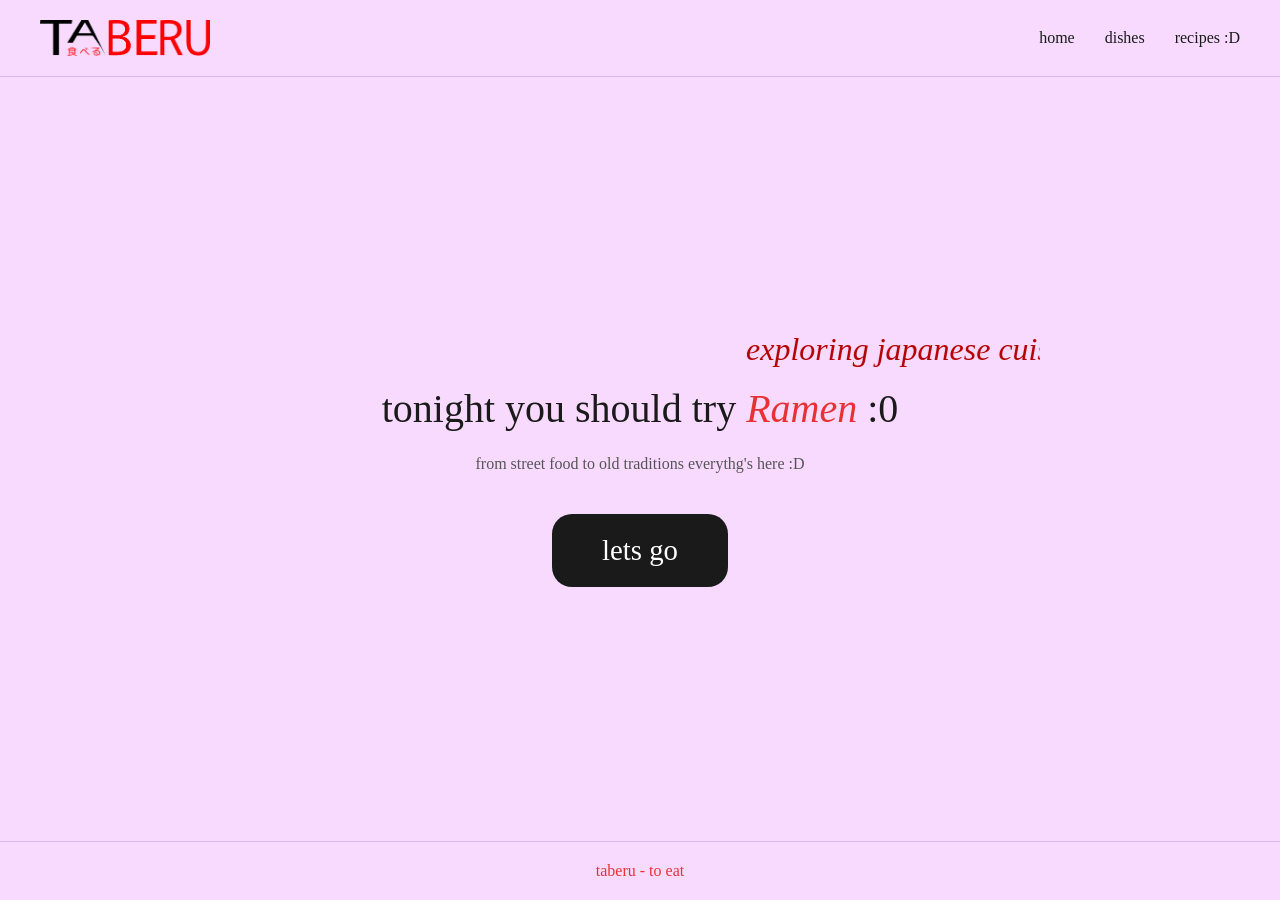
<file: index.html>
<!DOCTYPE html>
<html lang="en">
    <head>
        <meta charset="UTF-8"/>
        <meta name="viewport" content="width=device-width, initial-scale=1.0"/>
        <title>Taberu</title>
        <link rel="icon" href="assets/logo.png">
        <link rel="stylesheet" href="styles.css"/>
    </head>
    <body class="landing">
        <nav class="navbar">
            <img src="assets/logo.png" alt="TaberuLogo" class="TaberuLogo">
            <div class="navItems">
                <a href="index.html">home</a>
                <a href="dishes.html">dishes</a>
                <a href="recipes.html">recipes :D</a>
            </div>
        </nav>

        <main class="hero">
            <div class="heroContent">
                <marquee scrollamount="20"><p class="tagline"> exploring japanese cuisine :p ·  exploring japanese cuisine :p  ·  exploring japanese cuisine :p  ·  exploring japanese cuisine :p  </p></marquee>
                <h1 class="heroTitle">
                    tonight you should try
                    <span id="rotatingDish" class="dishName">Ramen</span> :0
                </h1>
                <p class="heroSub">from street food to old traditions everythg's here :D</p>
                <a href="dishes.html" class="enterBtn">lets go</a>
            </div>
        </main>

        <footer class="landingFooter">
            <p>taberu - to eat</p>
        </footer>

        <script src="logic.js"></script>
    </body>
</html>
</file>
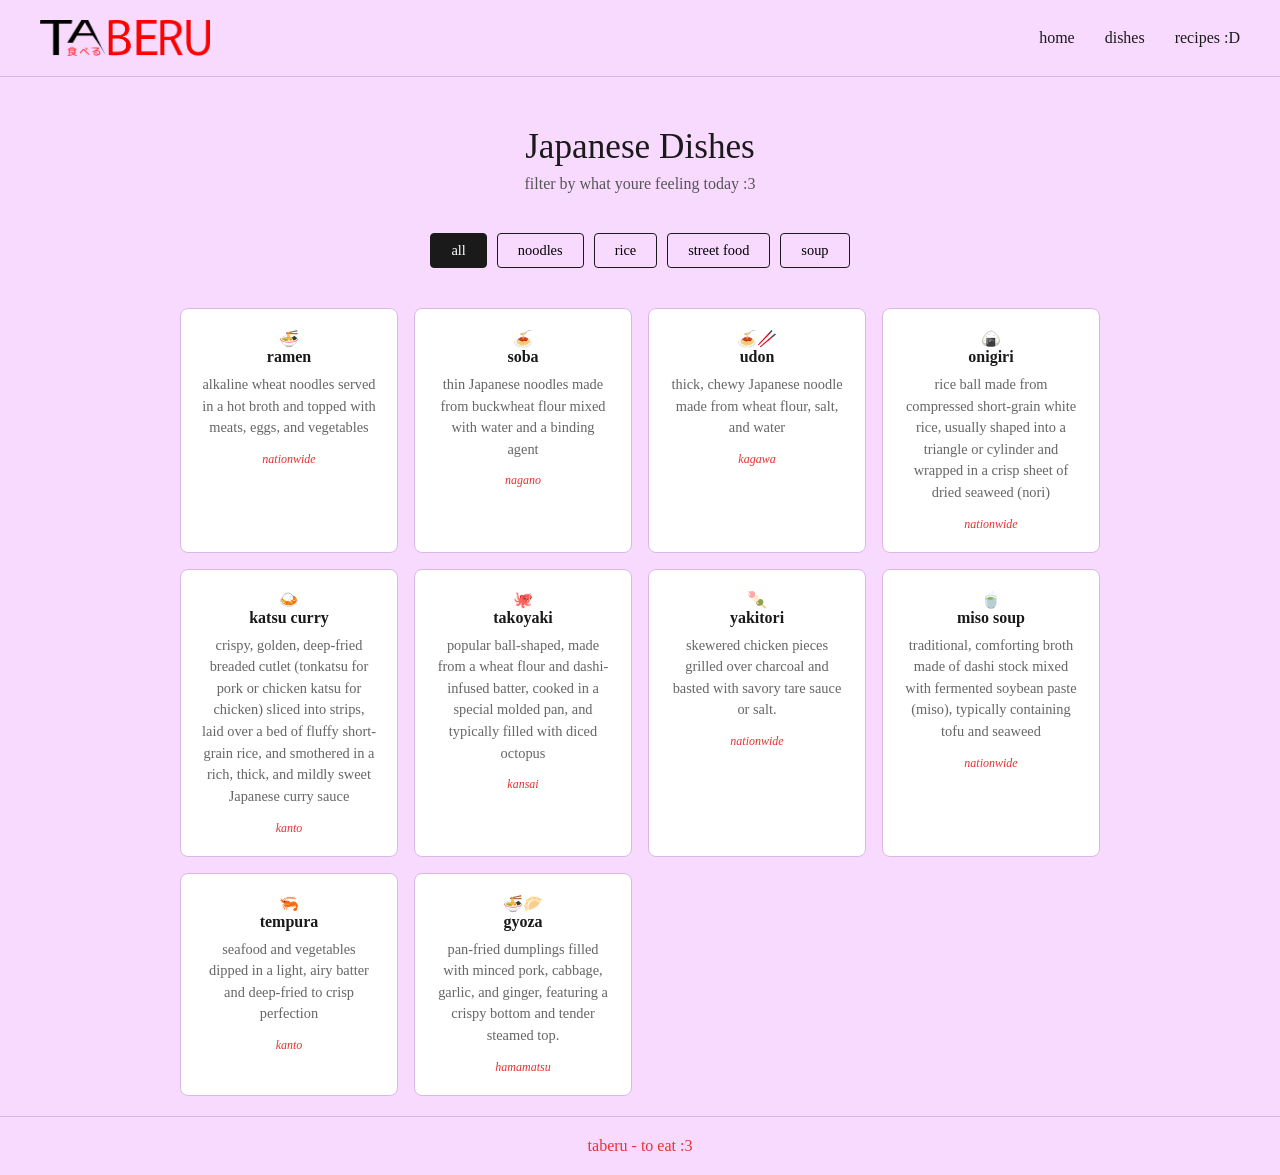
<file: dishes.html>
<!DOCTYPE html>
<html>
    <head>
        <meta charset="UTF-8"/>
        <meta name="viewport" content="width=device-width, initial-scale=1.0"/>
        <title>Taberu - Dishes</title>
        <link rel="icon" href="assets/logo.png">
        <link rel="stylesheet" href="styles.css"/>
    </head>

    <body class="page">
        
        <nav class="navbar">
            <img src="assets/logo.png" alt="taberuLogo" class="TaberuLogo">
            <div class="navItems">
                <a href="index.html">home</a>
                <a href="dishes.html">dishes</a>
                <a href="recipes.html">recipes :D</a>
            </div>
        </nav>

        <section class="pageHeader">
            <h1>Japanese Dishes</h1>
            <p>filter by what youre feeling today :3</p>
        </section>

        <section class="filter">
            <button class="filterBtn active" data-cat="all">all</button>
            <button class="filterBtn" data-cat="noodles">noodles</button>
            <button class="filterBtn" data-cat="rice">rice</button>
            <button class="filterBtn" data-cat="street">street food</button>
            <button class="filterBtn" data-cat="soup">soup</button>
        </section>

        <section id="dishGrid" class="dishGrid">
        </section>

        <footer class="landingFooter">
            <p>taberu - to eat :3</p>
        </footer>

        <script src="data.js"></script>
        <script src="dishes.js"></script>
    </body>
</html>
</file>
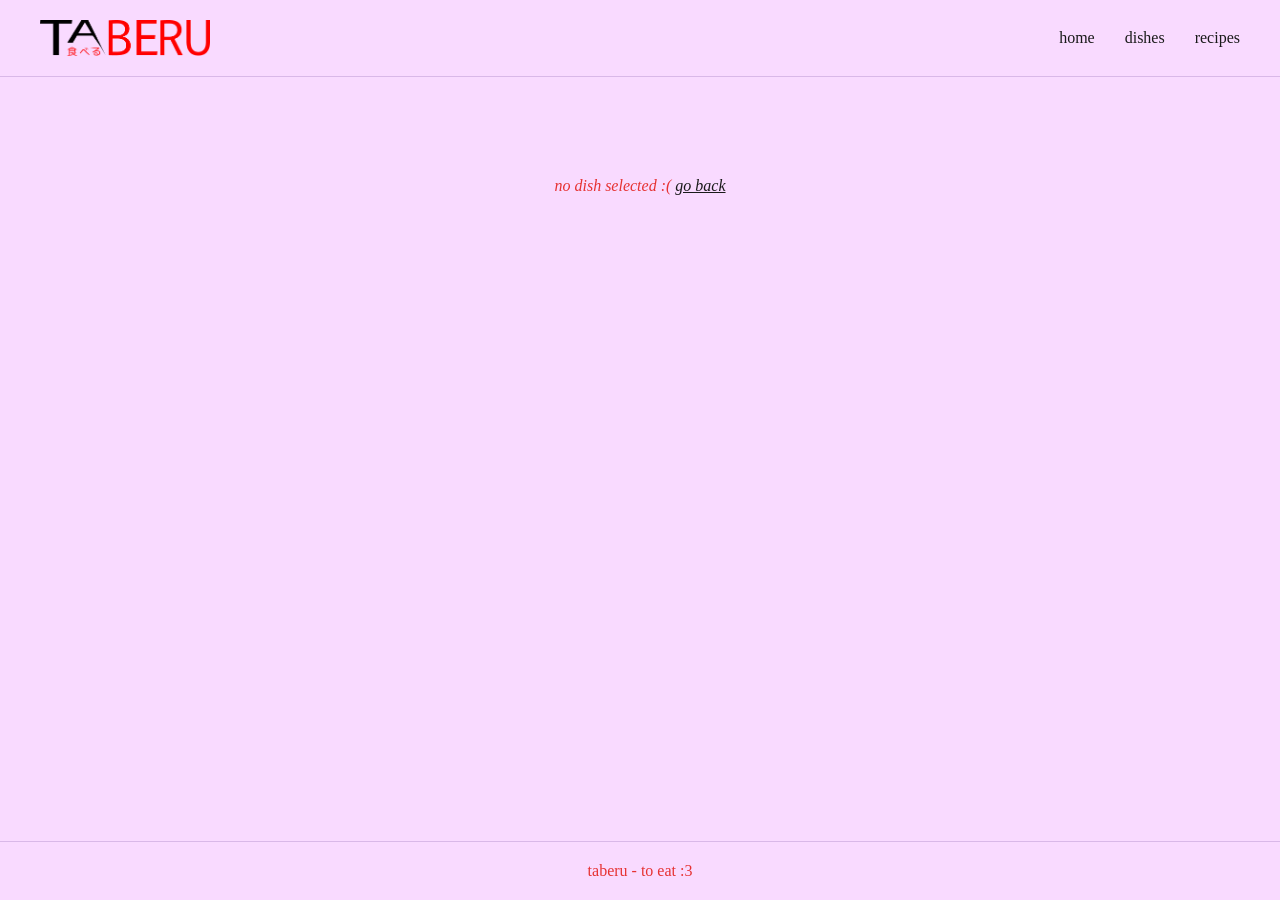
<file: recipe.html>
<!DOCTYPE html>
<html lang="en">
    <head>
        <meta charset="UTF-8"/>
        <meta name="viewport" content="width=device-width, initial-scale=1.0"/>
        <title>Taberu - Recipe</title>
        <link rel="icon" href="assets/logo.png">
        <link rel="stylesheet" href="styles.css"/>
    </head>

    <body class="page">

        <nav class="navbar">
            <img src="assets/logo.png" alt="taberuLogo" class="TaberuLogo">
            <div class="navItems">
                <a href="index.html">home</a>
                <a  href="dishes.html">dishes</a>
                <a href="recipes.html">recipes</a>
            </div>
        </nav>

        <section id="recipeOutput" class="recipeOutput">
            <p class="loadingMsg">generating your recipe... :b</p>
        </section>

        <footer class="landingFooter">
            <p>taberu - to eat :3</p>
        </footer>

        <div id="keyModal" class="keyModal">
            <div class="keyModalBox">
                <h2>hey! :0</h2>
                <p>taberu needs to eat an openrouter key to generate sum cool recipes, it stays in your browser only tho :3.</p>
                <a href="https://openrouter.ai/workspaces/default/keys" target="_blank" class="getKeyBtn">get a key here :D</a>
                <input id="keyInput" type="password" placeholder="sk-or-...." class="keyInput"/>
                <button id="keySaveBtn" class="enterBtn">save & continue</button>
                <p class="keyNote">p.s.: stored in localStorage, only used to call openrouter model directly</p>
            </div>
        </div>

        <script src="recipe.js"></script>
    </body>
</html>
</file>
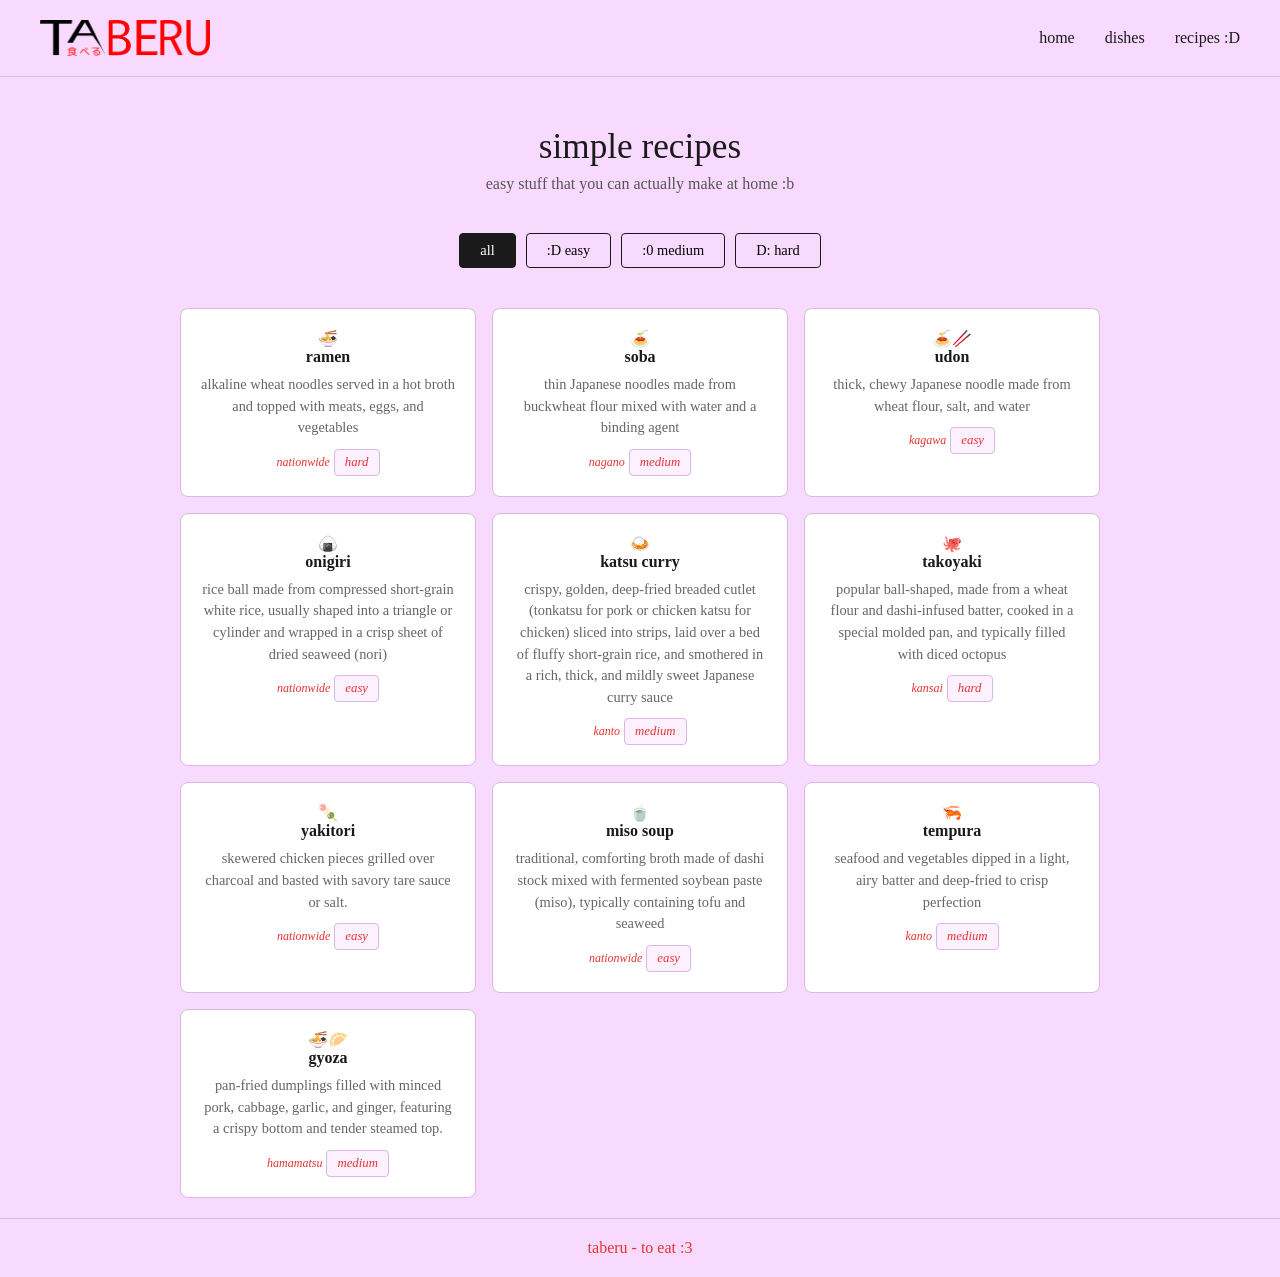
<file: recipes.html>
<!DOCTYPE html>
<html>
    <head>
        <meta charset="UTF-8"/>
        <meta name="viewport" content="width=device-width, initial-scale=1.0"/>
        <title>Taberu - Recipes</title>
        <link rel="icon" href="assets/logo.png">
        <link rel="stylesheet" href="styles.css"/>
    </head>

    <body class="page">
        <nav class="navbar">
            <img src="assets/logo.png" alt="taberuLogo" class="TaberuLogo">
            <div class="navItems">
                <a href="index.html">home</a>
                <a href="dishes.html">dishes</a>
                <a href="recipes.html">recipes :D</a>
            </div>
        </nav>

        <section class="pageHeader">
            <h1>simple recipes</h1>
            <p>easy stuff that you can actually make at home :b</p>
        </section>

        <section class="filter">
            <button class="filterBtn active" data-diff="all">all</button>
            <button class="filterBtn" data-diff="easy">:D easy</button>
            <button class="filterBtn" data-diff="medium">:0 medium</button>
            <button class="filterBtn" data-diff="hard">D: hard</button>
        </section>

        <section id="recipeGrid" class="recipeGrid"></section>

        <footer class="landingFooter">
            <p>taberu - to eat :3</p>
        </footer>

        <script src="data.js"></script>
        <script src="recipes.js"></script>
    </body>
</html>
</file>
<file: styles.css>
*{
    margin: 0;
    padding: 0;
    box-sizing: border-box;
}

body.landing{
    background-color: #f9daff;
    font-family: 'Georgia', serif;
    min-height: 100vh;
    display: flex;
    flex-direction: column;
    color: #1a1a1a;
}

.navbar{
    display: flex;
    justify-content: space-between;
    align-items: center;
    padding: 20px 40px;
    border-bottom: 1px solid #d9b8e8;
}

.TaberuLogo{
    height: 36px;
}

.navItems{
    display: flex;
    gap: 30px;
}

.navItems a {
    color: #1a1a1a;
    text-decoration: none;
    font-size: 1rem;
}

.hero{
    flex: 1;
    display: flex;
    justify-content: center;
    align-items: center;
    padding: 80px 40px;
}

.heroContent {
    display: flex;
    flex-direction: column;
    justify-content: center;
    align-items: center;
    width: 100%;
    max-width: 800px;
    text-align: center;
}

.tagline {
    font-size: 2rem;
    font-style: italic;
    color: #b30000;
    margin-bottom: 15px;
}

.heroTitle {
    font-size: 2.5rem;
    font-weight: normal;
    line-height: 1.3;
    margin-bottom: 15px;
}

.dishName{
    color: #e63232;
    font-style: italic;
    transition: opacity 0.5s ease;
}

.heroSub {
    font-size: 1rem;
    color: #555;
    margin-bottom: 35px;
    line-height: 1.8;
}

.enterBtn {
    display: inline-block;
    padding: 20px 50px;
    background: #1a1a1a;
    color: white;
    text-decoration: none;
    font-size: 1.8rem;
    border-radius: 20px;
}

.enterBtn:hover{
    background: #e63232;
}

.landingFooter {
    text-align: center;
    padding: 20px;
    font-size: 1rem;
    color: #e63232;
    border-top: 1px solid #d9b8e8;
}

body.page{
    background-color: #f9daff;
    font-family: 'Georgia', serif;
    min-height: 100vh;
    display: flex;
    flex-direction: column;
    color: #1a1a1a;
}

.pageHeader{
    text-align: center;
    padding: 50px 40px 20px;
}

.pageHeader h1 {
    font-size: 2.2rem;
    font-weight: normal;
    margin-bottom: 8px;
}

.pageHeader p {
    font-size: 1rem;
    color: #555;
}

.filter{
    display: flex;
    justify-content: center;
    gap: 10px;
    padding: 20px 40px;
    flex-wrap: wrap;
}

.filterBtn{
    padding: 8px 20px;
    border: 1px solid #1a1a1a;
    background: transparent;
    font-family: 'Georgia', serif;
    font-size: 0.9rem;
    cursor: pointer;
    border-radius: 4px;
    transition: all 0.2s ease;
}

.filterBtn:hover, .filterBtn.active {
    background: #1a1a1a;
    color: white;
}

.dishGrid{
    display: grid;
    grid-template-columns: repeat(auto-fill, minmax(200px, 1fr));
    gap: 16px;
    max-width: 1000px;
    margin: 20px auto;
    padding: 0 40px;
    width: 100%;
}

.dishCard{
    background: white;
    border-radius: 8px;
    padding: 20px;
    border: 1px solid #d9b8e8;
    text-align: center;
}

.dishCard h3 {
    font-size: 1rem;
    font-weight: bold;
    margin-bottom: 8px;
}

.dishDesc{
    font-size: 0.9rem;
    color: #666;
    line-height: 1.5;
    margin-bottom: 10px;
}

.dishRegion {
    font-size: 0.75rem;
    color: #e63232;
    font-style: italic;
}

.recipeGrid{
    display: grid;
    grid-template-columns: repeat(auto-fill, minmax(280px, 1fr));
    gap: 16px;
    max-width: 1000px;
    margin: 20px auto;
    padding: 0 40px;
    width: 100%;
}

.recipeCard{
    background: white;
    border-radius: 8px;
    padding: 20px;
    border: 1px solid #d9b8e8;
    display: flex;
    flex-direction: column;
}

.recipeCardMeta {
    display: flex;
    justify-content: space-between;
    align-items: center;
    margin-top: 10px;
}

.recipeEmoji {
    font-size: 2rem;
    margin-bottom: 8px;
    text-align: center;
}

.recipeCard h3 {
    font-size: 1rem;
    font-weight: bold;
    margin-bottom: 4px;
    text-align: center;
}

a.dishCardLink{
    display: block;
    text-decoration: none;
    color: inherit;
    transition: border-color 0.2s ease, transform 0.15s ease;
}

a.dishCardLink:hover{
    border-color: #e63232;
    transform: translateY(-2px);
}

.recipeOutput {
    max-width: 680px;
    margin: 0 auto;
    padding: 40px 40px 20px;
    width: 100%;
    flex: 1;
}

.loadingMsg{
    text-align: center;
    font-style: italic;
    color: #e63232;
    font-size: 1rem;
    padding: 60px 0;
}

.loadingMsg a {
    color: #1a1a1a;
    text-decoration: underline;
}

.recipeHero {
    text-align: center;
    margin-bottom: 40px;
}

.recipeHeroEmoji {
    font-size: 3.5rem;
    margin-bottom: 12px;
}

.recipeHeroTitle {
    font-size: 2.5rem;
    margin-bottom: 10px;
    font-weight: normal;
}

.recipeHeroDesc{
    font-size: 1rem;
    color: #555;
    margin-bottom: 14px;
    line-height: 1.5;
}

.recipeHeroMeta{
    display: flex;
    justify-content: center;
    align-items: center;
    gap: 12px;
    font-size: 0.9rem;
    color: #e63232;
    font-style: italic;
}

.difficultyBadge{
    display: inline-block;
    font-size: 0.8rem;
    font-style: italic;
    padding: 5px 10px;
    border-radius: 4px;
    border: 1px solid #d9b8e8;
    color: #e63232;
    background: #fdf0ff;
}

.recipeBody{
    display: grid;
    grid-template-columns: 1fr 2fr;
    gap: 30px;
    margin-bottom: 40px;
}

@media (max-width: 560px) {
    .recipeBody{
        grid-template-columns: 1fr;
    }
}

.recipeSection h2 {
    font-size: 1rem;
    font-weight: bold;
    margin-bottom: 12px;
    padding-bottom: 6px;
    border-bottom: 1px solid #d9b8e8;
}

.ingredientList {
    list-style: none;
    padding: 0;
}

.ingredientList li {
    font-size: 1rem;
    color: #555;
    padding: 5px 0;
    border-bottom: 1px solid #f0e0f8;
    line-height: 1.5;
}

.ingredientList li::before {
    content: '· ';
    color: #e63232;
    font-weight: bold;
}

.recipeSteps {
    list-style: none;
    padding: 0;
    counter-reset: step;
}

.recipeSteps li {
    font-size: 1rem;
    color: #444;
    line-height: 1.5;
    padding: 8px 0;
    border-bottom: 1px solid #f0e0f8;
    counter-increment: step;
}

.recipeSteps li::before {
    content: counter(step) ". ";
    color: #e63232;
    font-weight: bold;
}

.recipeBack {
    text-align: center;
    padding-bottom: 40px;
}

.backBtn{
    display: inline-block;
    padding: 10px 28px;
    background: #1a1a1a;
    color: white;
    text-decoration: none;
    font-size: 1rem;
    border-radius: 6px;
    transition: background 0.2s ease;
}

.backBtn:hover {
    background: #362626;
}

.keyModal{
    display: none;
    position: fixed;
    inset: 0;
    background: rgba(177, 109, 109, 0.7);
    z-index: 100;
    align-items: center;
    justify-content: center;
}

.keyModalBox{
    background: var(--bg);
    padding: 2rem;
    border-radius: 1rem;
    max-width: 420px;
    width: 90%;
    display: flex;
    flex-direction: column;
    gap: 1rem;
}

.keyInput{
    width: 100%;
    padding: 0.8rem 2rem;
    border-radius: 0.5rem;
    border: 1px solid #ccc;
    font-size: 1rem;
    box-sizing: border-box;
}

.keyNote{
    text-decoration: none;
    font-size: 0.7rem;
    opacity: 0.5;
    text-align: center;
    font-style: italic;
}

.getKeyBtn{
    text-decoration: none;
    font-style: italic;
}
</file>
